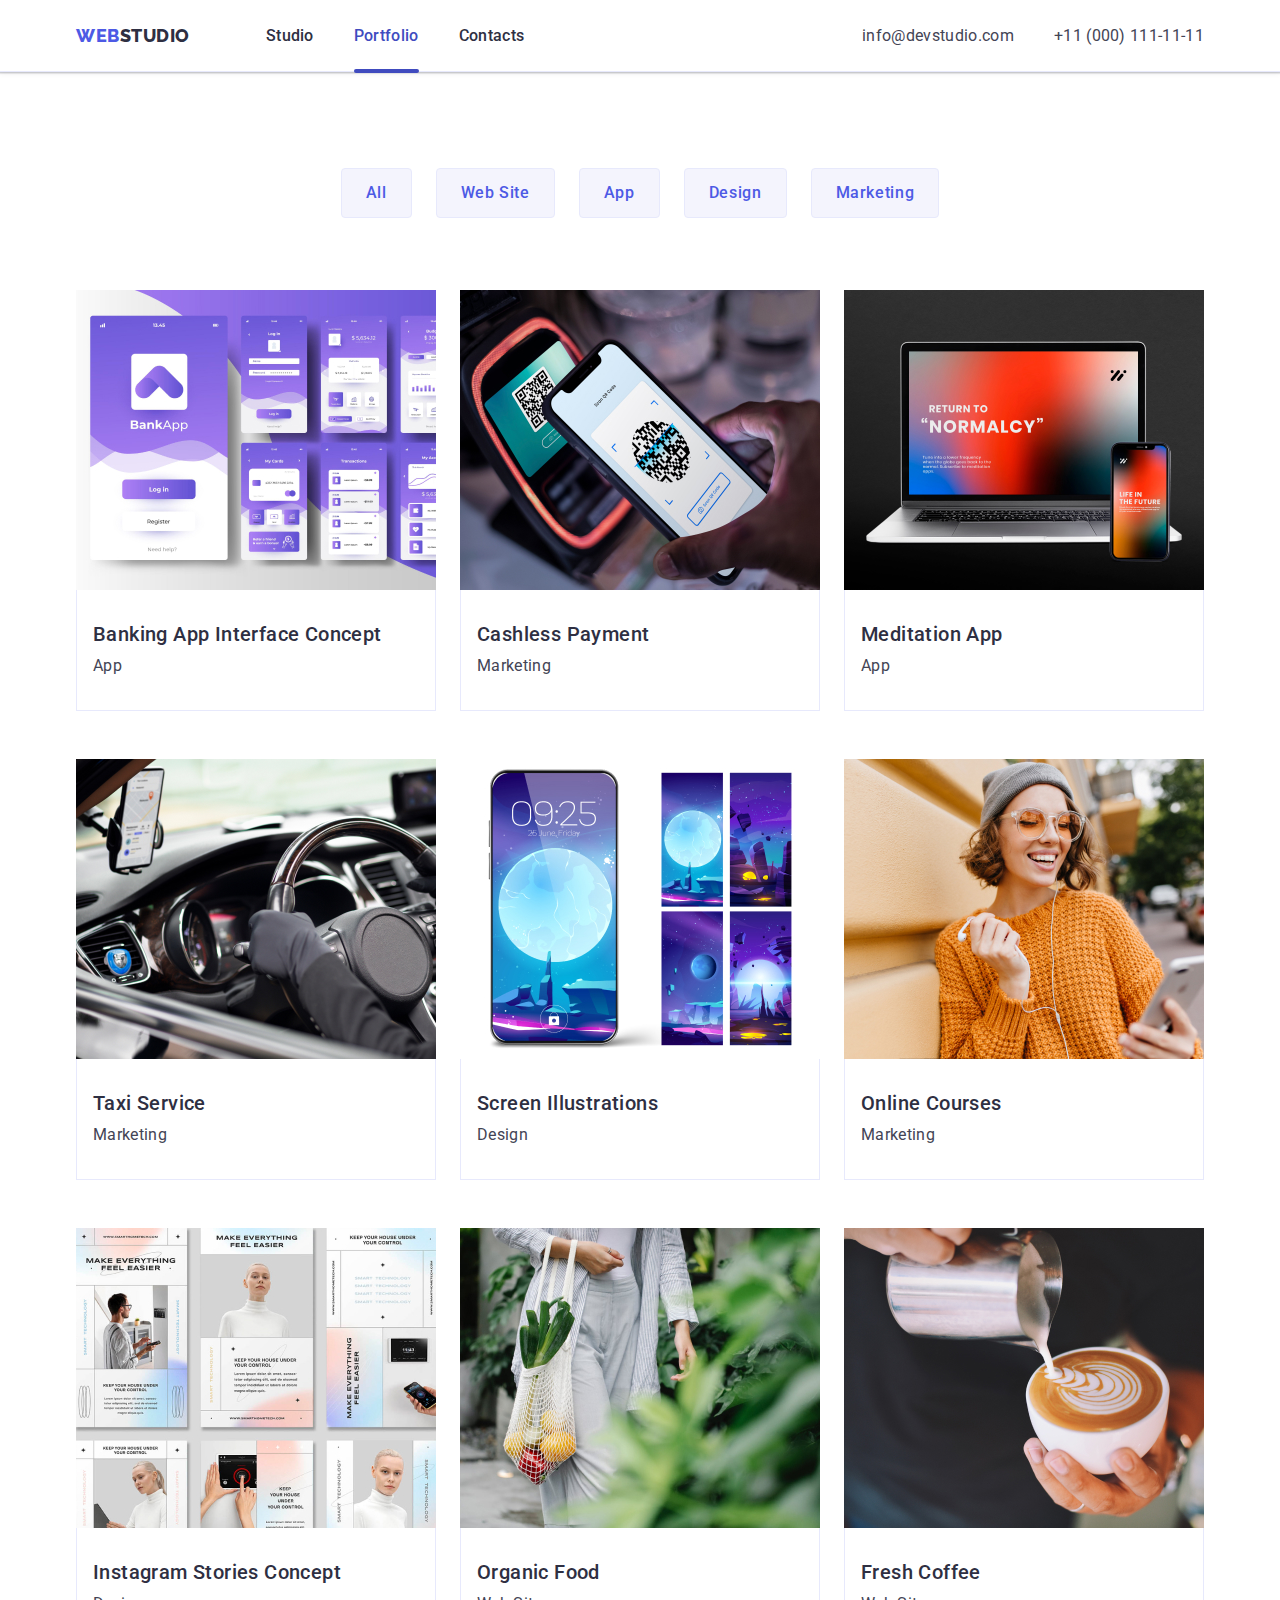
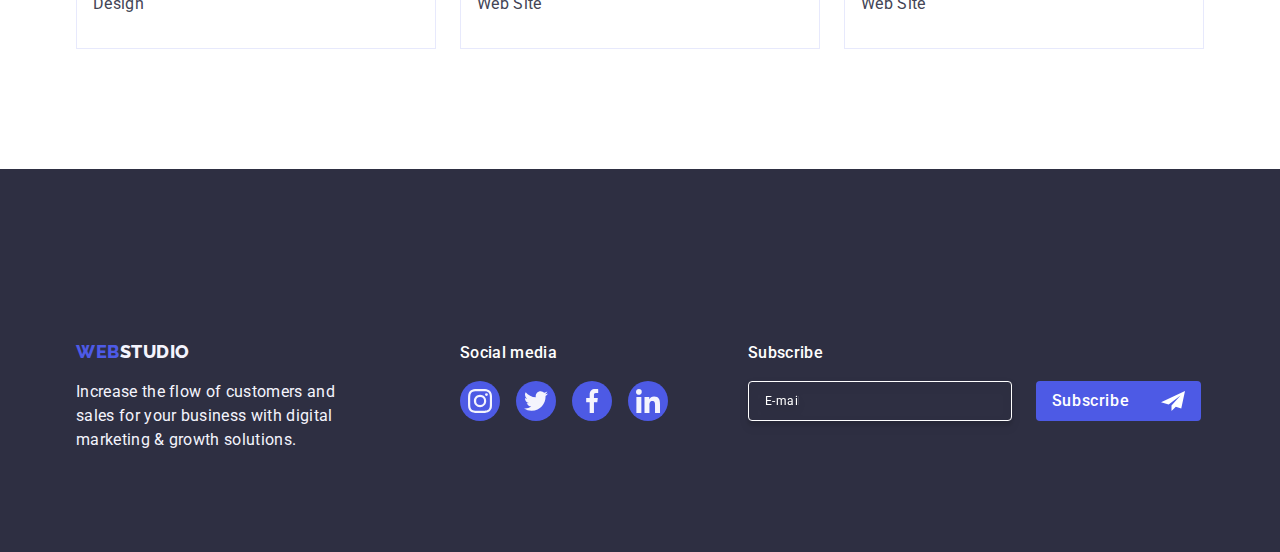
<file: portfolio.html>
<!DOCTYPE html>
<html lang="en">
  <head>
    <meta charset="UTF-8" />
    <link
      rel="preconnect"
      href="https://fonts.googleapis.com"
    />
    <link
      rel="preconnect"
      href="https://fonts.gstatic.com"
      crossorigin
    />
    <link
      href="https://fonts.googleapis.com/css2?family=Raleway:wght@800&family=Roboto:wght@400;500;700;900&display=swap"
      rel="stylesheet"
    />
    <link
      rel="stylesheet"
      href="https://cdn.jsdelivr.net/npm/modern-normalize@2.0.0/modern-normalize.min.css"
    />
    <link
      rel="stylesheet"
      type="text/css"
      href="css/styles.css"
    />
    <link
      rel="stylesheet"
      type="text/css"
      href="css/media.css"
    />
    <meta
      name="viewport"
      content="width=device-width, initial-scale=1.0"
    />
    <title>Портфоліо</title>
  </head>

  <body>
    <header class="header">
      <div class="header-container container">
        <nav class="header-nav">
          <a class="main-logo link" href="./index.html"
            >Web<span class="link-logo link"
              >Studio</span
            ></a
          >

          <ul class="header-menu list">
            <li class="header-item">
              <a
                class="header-link link"
                href="./index.html"
                >Studio</a
              >
            </li>
            <li class="header-item">
              <a
                class="header-link current-portfolio link"
                href="./portfolio.html"
                >Portfolio</a
              >
            </li>
            <li class="header-item">
              <a class="header-link link" href=""
                >Contacts</a
              >
            </li>
          </ul>
        </nav>
        <address class="address">
          <ul class="address-list list">
            <li class="address-list">
              <a
                class="address-list mail link"
                href="mailto:info@devstudio.com"
                >info@devstudio.com</a
              >
            </li>
            <li class="address-list">
              <a
                class="address-list tel link"
                href="tel:+110001111111"
                >+11 (000) 111-11-11</a
              >
            </li>
          </ul>
        </address>
      </div>
    </header>

    <main>
      <section class="section-port">
        <div class="port-container container">
          <h1 class="visually-hidden">Кнопки та картки</h1>
          <ul class="section-port-list list">
            <li class="section-ptf-list">
              <button class="butt" type="button">
                All
              </button>
            </li>
            <li class="section-ptf-list">
              <button class="butt" type="button">
                Web Site
              </button>
            </li>
            <li class="section-ptf-list">
              <button class="butt" type="button">
                App
              </button>
            </li>
            <li class="section-ptf-list">
              <button class="butt" type="button">
                Design
              </button>
            </li>
            <li class="section-ptf-list">
              <button class="butt" type="button">
                Marketing
              </button>
            </li>
          </ul>

          <ul class="port-img img list">
            <li class="section-img img">
              <a class="main-title link" href="#">
                <div class="img-cover-wrap">
                  <img
                    class="section-port-img img"
                    src="./images/banking.jpg"
                    alt="banking app"
                    width="360"
                  />
                  <p class="cover-text">
                    14 Stylish and User-Friendly App Design
                    Concepts · Task Manager App · Calorie
                    Tracker App · Exotic Fruit Ecommerce App
                    · Cloud Storage App
                  </p>
                </div>
                <div class="port-list-container container">
                  <h2 class="section-port-title link">
                    Banking App Interface Concept
                  </h2>
                  <p class="text-port text">App</p>
                </div>
              </a>
            </li>
            <li class="section-img img">
              <a class="main-title link" href="#">
                <div class="img-cover-wrap">
                  <img
                    class="section-port-img img"
                    src="./images/cashless.jpg"
                    alt="cashless"
                    width="360"
                  />

                  <p class="cover-text">
                    14 Stylish and User-Friendly App Design
                    Concepts · Task Manager App · Calorie
                    Tracker App · Exotic Fruit Ecommerce App
                    · Cloud Storage App
                  </p>
                </div>
                <div class="port-list-container container">
                  <h2 class="section-port-title link">
                    Cashless Payment
                  </h2>
                  <p class="text-port text">Marketing</p>
                </div>
              </a>
            </li>
            <li class="section-img img">
              <a class="main-title link" href="#">
                <div class="img-cover-wrap">
                  <img
                    class="section-port-img img"
                    src="./images/meditation.jpg"
                    alt="meditation"
                    width="360"
                  />

                  <p class="cover-text">
                    14 Stylish and User-Friendly App Design
                    Concepts · Task Manager App · Calorie
                    Tracker App · Exotic Fruit Ecommerce App
                    · Cloud Storage App
                  </p>
                </div>
                <div class="port-list-container container">
                  <h2 class="section-port-title link">
                    Meditation App
                  </h2>
                  <p class="text-port text">App</p>
                </div>
              </a>
            </li>
            <li class="section-img img">
              <a class="main-title link" href="#">
                <div class="img-cover-wrap">
                  <img
                    class="section-port-img img"
                    src="./images/taxi.jpg"
                    alt="taxi"
                    width="360"
                  />

                  <p class="cover-text">
                    14 Stylish and User-Friendly App Design
                    Concepts · Task Manager App · Calorie
                    Tracker App · Exotic Fruit Ecommerce App
                    · Cloud Storage App
                  </p>
                </div>
                <div class="port-list-container container">
                  <h2 class="section-port-title link">
                    Taxi Service
                  </h2>
                  <p class="text-port text">Marketing</p>
                </div>
              </a>
            </li>
            <li class="section-img img">
              <a class="main-title link" href="#">
                <div class="img-cover-wrap">
                  <img
                    class="section-port-img img"
                    src="./images/screen.jpg"
                    alt="screen"
                    width="360"
                  />

                  <p class="cover-text">
                    14 Stylish and User-Friendly App Design
                    Concepts · Task Manager App · Calorie
                    Tracker App · Exotic Fruit Ecommerce App
                    · Cloud Storage App
                  </p>
                </div>
                <div class="port-list-container container">
                  <h2 class="section-port-title link">
                    Screen Illustrations
                  </h2>
                  <p class="text-port text">Design</p>
                </div>
              </a>
            </li>
            <li class="section-img img">
              <a class="main-title link" href="#">
                <div class="img-cover-wrap">
                  <img
                    class="section-port-img img"
                    src="./images/online.jpg"
                    alt="online"
                    width="360"
                  />

                  <p class="cover-text">
                    14 Stylish and User-Friendly App Design
                    Concepts · Task Manager App · Calorie
                    Tracker App · Exotic Fruit Ecommerce App
                    · Cloud Storage App
                  </p>
                </div>
                <div class="port-list-container container">
                  <h2 class="section-port-title link">
                    Online Courses
                  </h2>
                  <p class="text-port text">Marketing</p>
                </div>
              </a>
            </li>
            <li class="section-img img">
              <a class="main-title link" href="#">
                <div class="img-cover-wrap">
                  <img
                    class="section-port-img img"
                    src="./images/instagram.jpg"
                    alt="instagram"
                    width="360"
                  />

                  <p class="cover-text">
                    14 Stylish and User-Friendly App Design
                    Concepts · Task Manager App · Calorie
                    Tracker App · Exotic Fruit Ecommerce App
                    · Cloud Storage App
                  </p>
                </div>
                <div class="port-list-container container">
                  <h2 class="section-port-title link">
                    Instagram Stories Concept
                  </h2>
                  <p class="text-port text">Design</p>
                </div>
              </a>
            </li>
            <li class="section-img img">
              <a class="main-title link" href="#">
                <div class="img-cover-wrap">
                  <img
                    class="section-port-img img"
                    src="./images/organic.jpg"
                    alt="organic"
                    width="360"
                  />

                  <p class="cover-text">
                    14 Stylish and User-Friendly App Design
                    Concepts · Task Manager App · Calorie
                    Tracker App · Exotic Fruit Ecommerce App
                    · Cloud Storage App
                  </p>
                </div>
                <div class="port-list-container container">
                  <h2 class="section-port-title link">
                    Organic Food
                  </h2>
                  <p class="text-port text">Web Site</p>
                </div>
              </a>
            </li>
            <li class="section-img img">
              <a class="main-title link" href="#">
                <div class="img-cover-wrap">
                  <img
                    class="section-port-img img"
                    src="./images/fresh.jpg"
                    alt="fresh"
                    width="360"
                  />

                  <p class="cover-text">
                    14 Stylish and User-Friendly App Design
                    Concepts · Task Manager App · Calorie
                    Tracker App · Exotic Fruit Ecommerce App
                    · Cloud Storage App
                  </p>
                </div>
                <div class="port-list-container container">
                  <h2 class="section-port-title link">
                    Fresh Coffee
                  </h2>
                  <p class="text-port text">Web Site</p>
                </div>
              </a>
            </li>
          </ul>
        </div>
      </section>
    </main>
    <footer class="footer">
      <div class="footer-container container">
        <div class="ftr-one-item">
          <a
            class="main-logo ftr-logo link"
            href="./index.html"
            >Web<span class="link-whitelogo link"
              >Studio</span
            ></a
          >
          <p class="footer-text">
            Increase the flow of customers and sales for
            your business with digital marketing & growth
            solutions.
          </p>
        </div>
        <div class="box-ftr">
          <p class="ftr-social-text">Social media</p>
          <ul class="ftr-list list">
            <li class="ftr-item">
              <a
                class="ftr-link"
                href="https://www.instagram.com/"
              >
                <svg
                  class="ftr-icon"
                  width="24"
                  height="24"
                >
                  <use
                    href="./images/icons.svg#icon-instagramft"
                  ></use>
                </svg>
              </a>
            </li>
            <li class="ftr-item">
              <a
                class="ftr-link"
                href="https://twitter.com/"
              >
                <svg
                  class="ftr-icon"
                  width="24"
                  height="24"
                >
                  <use
                    href="./images/icons.svg#icon-twitterft"
                  ></use>
                </svg>
              </a>
            </li>
            <li class="ftr-item">
              <a
                class="ftr-link"
                href="https://facebook.com/"
              >
                <svg
                  class="ftr-icon"
                  width="24"
                  height="24"
                >
                  <use
                    href="./images/icons.svg#icon-facebookft"
                  ></use>
                </svg>
              </a>
            </li>
            <li class="ftr-item">
              <a
                class="ftr-link"
                href="https://www.linkedin.com/"
              >
                <svg
                  class="ftr-icon"
                  width="24"
                  height="24"
                >
                  <use
                    href="./images/icons.svg#icon-linkedinft"
                  ></use>
                </svg>
              </a>
            </li>
          </ul>
        </div>
        <div class="box-form">
          <p class="form-title">Subscribe</p>

          <form class="footer-form">
            <label
              aria-label="footer email input"
              class="footer-input-label"
            >
              <input
                type="email"
                name="email"
                class="footer-input"
                placeholder="E-mail"
              />
            </label>
            <button type="submit" class="submit-btn">
              Subscribe
              <svg
                class="submit-btn-icon"
                width="24"
                height="24"
              >
                <use
                  href="./images/icons.svg#icon-fly"
                ></use>
              </svg>
            </button>
          </form>
        </div>
      </div>
    </footer>
  </body>
</html>
</file>
<file: css/styles.css>
:root {
  --navyblue: #2e2f42;
  --slate: #434455;
  --iris: #4d5ae5;
  --ocean: #404bbf;
  --green: #31d0aa;
  --lightslate: #8e8f99;
  --cornflower: #e7e9fc;
  --cloud: #f4f4fd;
  --navyblue-modal: #2e2f42;
  --grey: #2e2f42;
  --white: #ffffff;
  --dairy: #fcfcfc;
}
body {
  font-family: "Roboto", sans-serif;
  background-color: var(--white);
  color: #434455;
}
.visually-hidden {
  position: absolute;
  width: 1px;
  height: 1px;
  margin: -1px;
  border: 0;
  padding: 0;
  white-space: nowrap;
  clip-path: inset(100%);
  clip: rect(0 0 0 0);
  overflow: hidden;
}
/*---*/
.container {
  width: 100%;
  /*min-width: 320px;*/
  /*max-width: 428px;*/
  padding: 0 15px 0 15px;
  margin: 0 auto;
}

.visually-hidden {
  position: absolute;
  width: 1px;
  height: 1px;
  margin: -1px;
  border: 0;
  padding: 0;
  white-space: nowrap;
  clip-path: inset(100%);
  clip: rect(0 0 0 0);
  overflow: hidden;
}

.link {
  text-decoration: none;
}
p,
h1,
h2,
h3,
h4,
h5,
h6 {
  margin-top: 0;
  margin-bottom: 0;
}
ul,
ol {
  margin-top: 0;
  margin-bottom: 0;
  padding-left: 0;
}
.img {
  display: block;
  max-width: 100%;
  height: auto;
}
/* Header start */
.header {
  height: 72px;
  padding-bottom: 24px;
  border-bottom: 1px solid #e7e9fc;
  box-shadow: 0px 1px 6px 0px rgba(46, 47, 66, 0.08),
    0px 1px 1px 0px rgba(46, 47, 66, 0.16),
    0px 2px 1px 0px rgba(46, 47, 66, 0.08);
}
.header-link {
  display: inline-block;
  padding: 24px 0;
}
.header-menu {
  display: flex;
  gap: 40px;
  align-items: center;
  display: none;
}
.header-nav {
  display: flex;
  margin-right: auto;
  align-items: center;
}
.header-container {
  justify-content: space-between;
  align-items: center;
  display: flex;
}

.address-list {
  display: flex;
  gap: 40px;
  display: none;
}
.main-logo {
  color: var(--iris);
  font-family: "Raleway", sans-serif;
  font-size: 18px;
  font-style: normal;
  font-weight: 800;
  line-height: 1.17;
  letter-spacing: 0.03em;
  text-transform: uppercase;
  /*padding: 24px 0;*/
  margin-right: 76px;
  /*margin-top: 24px;*/
}
.link-logo {
  color: var(--navyblue);
  font-family: "Raleway", sans-serif;
  font-size: 18px;
  font-style: normal;
  font-weight: 800;
  line-height: 1.17;
  letter-spacing: 0.03em;
  text-transform: uppercase;
  padding: 24px 0;
  /*margin-right: 76px;*/
}
.link-whitelogo {
  color: var(--cloud);
  font-family: "Raleway", sans-serif;
  font-size: 18px;
  font-style: normal;
  font-weight: 800;
  line-height: 1.17;
  letter-spacing: 0.03em;
  text-transform: uppercase;
}
.header-link {
  color: var(--navyblue);
  font-size: 16px;
  font-weight: 500;
  line-height: 1.5;
  letter-spacing: 0.02em;
  transition: color 250ms cubic-bezier(0.4, 0, 0.2, 1);
}
.header-link:hover,
.header-link:focus {
  color: var(--ocean);
}
.address-list,
.address {
  color: var(--slate);
  background-color: var(--white);
  font-size: 16px;
  font-style: normal;
  font-weight: 400;
  line-height: 1.5;
  letter-spacing: 0.02em;
  transition: color 250ms cubic-bezier(0.4, 0, 0.2, 1);
}
.address-list:hover,
.address-list:focus {
  color: var(--ocean);
  background-color: var(--white);
  font-size: 16px;
  font-style: normal;
  font-weight: 400;
  line-height: 1.5;
  letter-spacing: 0.02em;
}
.current-studio::after {
  content: "";
  width: 100%;
  height: 4px;
  position: absolute;
  left: 0;
  bottom: -1px;
  border-radius: 2px;
  background: var(--ocean);
}
.current-studio {
  color: var(--ocean);
  position: relative;
}
.current-portfolio::after {
  content: "";
  width: 100%;
  height: 4px;
  position: absolute;
  left: 0;
  bottom: -1px;
  border-radius: 2px;
  background: var(--ocean);
}
.current-portfolio {
  color: var(--ocean);
  position: relative;
}
/* Header and */

/* Main start */

.section-main {
  max-width: 320px;
  margin: 0 auto;
  background-color: var(--navyblue);
  padding: 112px 54px;
  background-image: linear-gradient(
      rgba(46, 47, 66, 0.7),
      rgba(46, 47, 66, 0.7)
    ),
    url(../images/hero-bg-mob.jpg);
  background-repeat: no-repeat;
  background-position: center;
  background-size: cover;
}
@media (min-device-pixel-ratio: 2),
  (min-resolution: 192dpi),
  (min-resolution: 2dppx) {
  .section-main {
    background-image: linear-gradient(
        rgba(46, 47, 66, 0.7),
        rgba(46, 47, 66, 0.7)
      ),
      url(../images/hero-bg-mob-2x.jpg);
  }
}
.section-main-container {
  text-align: center;
}
.sectoin-main-title {
  color: var(--white);
  text-align: center;
  font-size: 20px;
  font-weight: 700;
  line-height: 1.11;
  letter-spacing: 0.02em;
  max-width: 496px;
  margin: auto;
  margin-bottom: 72px;
  text-transform: capitalize;
}
.butt-btn {
  color: var(--white);
  background: var(--iris);
  cursor: pointer;
  font-family: inherit;
  font-size: 16px;
  font-weight: 500;
  line-height: 1.5;
  letter-spacing: 0.04em;
  padding: 16px 32px;
  border-radius: 4px;
  border: none;
  min-width: 169px;
  display: block;
  margin: 0 auto;
  transition: background-color 250ms
    cubic-bezier(0.4, 0, 0.2, 1);
}
.butt-btn:hover,
.butt-btn:focus {
  background: var(--ocean);
}

/* section-one start */
.section-one-stitle {
  color: var(--navyblue);
  background: var(--white);
  font-size: 36px;
  font-weight: 700;
  line-height: 1.11;
  letter-spacing: 0.02em;
  /*margin-bottom: 20px;*/
  /*padding-left: 157px;be deleted*/
  /*padding-right: 155px;*/
  margin-bottom: 8px;
  text-align: center;
}
.text-item {
  color: var(--slate);
  background: var(--white);
  font-size: 11px;
  font-weight: 500;
  line-height: 1.5;
  letter-spacing: 0.02em;
  width: 100%;
}
.section-one-container {
  display: flex;
  align-content: center;
  justify-content: center;
}
.section-one {
  padding-top: 96px;
  padding-bottom: 96px;
}
.section-one-list {
  display: flex;
  flex-wrap: wrap;
  justify-content: center;
  gap: 72px;
  /*flex-basis: calc((100% - 72px) / 4);*/
}
.section-one-item {
  text-align: left;
  width: 264px;
}

.list {
  list-style: none;
}
.one-item {
  display: none;
}
/* section-one end */

/* section-two start */

.section-two-title {
  display: none;
}
.section-two {
  padding-bottom: 120px;
}
.section-two-list {
  display: flex;
  gap: 24px;
  display: none;
}

/* section-two-end */

/* section-three-start */
.section-three {
  background: var(--cloud);
  padding: 120px 0 120px;
}
.three-list {
  display: flex;
  flex-wrap: wrap;
  gap: 72px;
  max-width: 264px;
  margin: 0 auto;
}
/*.section-three-img {
  max-width: 264px;
}*/
.section-three-title {
  color: var(--navyblue);
  text-align: center;
  font-size: 36px;
  font-weight: 700;
  line-height: 1.11;
  letter-spacing: 0.02em;
  text-transform: capitalize;
  margin-bottom: 72px;
}

.stitle-container {
  padding: 32px 0;
}
.section-three-text {
  text-align: center;
  margin-bottom: 8px;
}

.section-three-stitle {
  color: var(--navyblue);
  background: var(--white);
  font-size: 20px;
  font-weight: 500;
  line-height: 1.2;
  letter-spacing: 0.02em;
  text-align: center;
  margin-bottom: 8px;
}
.section-three-list {
  background: var(--white);
  border-radius: 0px 0px 4px 4px;
  box-shadow: 0px 2px 1px 0px rgba(46, 47, 66, 0.08),
    0px 1px 1px 0px rgba(46, 47, 66, 0.16),
    0px 1px 6px 0px rgba(46, 47, 66, 0.08);
  flex-basis: 100%;
}

.team-list {
  display: flex;
  gap: 24px;
  align-items: center;
  justify-content: center;
}
.team-social {
  width: 40px;
  height: 40px;
  /*transition: background-color 250ms
    cubic-bezier(0.4, 0, 0.2, 1); be deleted*/
}
.team-link {
  display: flex;
  width: 100%;
  height: 100%;
  border-radius: 50%;
  background-color: var(--iris);
  fill: var(--cloud);
  align-items: center;
  justify-content: center;
  transition: background-color 250ms
    cubic-bezier(0.4, 0, 0.2, 1);
}
.team-link:hover,
.team-link:focus {
  background-color: var(--ocean);
}
/* section-three-end */

/*section-customers start*/

.customers-title {
  color: var(--navyblue);
  text-align: center;
  font-size: 36px;
  font-weight: 700;
  line-height: 1.11;
  letter-spacing: 0.02em;
  text-transform: capitalize;
  margin-bottom: 72px;
}
.customers {
  padding-top: 120px;
  padding-bottom: 120px;
}
/*.box-client-item {
  width: 168px;
  height: 88px;
}*/
.customers-list {
  display: flex;
  flex-wrap: wrap;
  gap: 72px 16px;
}
.client-link {
  padding: 16px 32px;
  border-radius: 4px;
  border: 1px solid var(--lightslate);
  width: 100%;
  height: 100%;
  display: flex;
  align-items: center;
  justify-content: center;
  color: var(--lightslate);
  transition: border-color 250ms
      cubic-bezier(0.4, 0, 0.2, 1),
    color 250ms cubic-bezier(0.4, 0, 0.2, 1);
}
.client-icon {
  flex-shrink: 0;
  fill: var(--lightslate);
  transition: fill 250ms cubic-bezier(0.4, 0, 0.2, 1);
}
.client-link:hover {
  border-color: #404bbf;
  color: #404bbf;
}
.client-link:hover .client-icon {
  fill: #404bbf;
}
.client-link:focus {
  border-color: #404bbf;
  color: #404bbf;
}
.client-link:focus .client-icon {
  fill: #404bbf;
}

.customers-item {
  width: calc((100% - 16px) / 2);
  /*max-width: 190px;*/
  height: 88px;
}
/*section-customers end*/
/* Main end */

/* footer start */
.footer-container {
  display: flex;
  flex-wrap: wrap;
  align-items: baseline;
}
.footer {
  background: var(--navyblue);
  padding: 100px 0 100px;
}
.ftr-logo {
  display: flex;
  /*margin-bottom: 16px;*/
  margin: 16px auto;
}
.footer-text {
  color: var(--cloud);
  font-size: 16px;
  font-weight: 400;
  line-height: 1.5;
  letter-spacing: 0.02em;
}
.ftr-social-text {
  color: var(--white, #fff);
  font-family: Roboto;
  font-size: 16px;
  font-style: normal;
  font-weight: 500;
  line-height: 1.5;
  letter-spacing: 0.02em;
  margin-bottom: 16px;
}
.ftr-list {
  display: flex;
  gap: 16px;
}
.ftr-icon {
  fill: var(--cloud);
}
.ftr-item {
  width: 40px;
  height: 40px;
  flex-shrink: 0;
}
.box-ftr {
  display: flex;
  flex-wrap: wrap;
  justify-content: center;
  margin-top: 72px;
  /*margin-right: 80px;*/
}
.ftr-link {
  transition: background-color 250ms
    cubic-bezier(0.4, 0, 0.2, 1);
  width: 100%;
  height: 100%;
  display: flex;
  background-color: var(--iris);
  border-radius: 50%;
  align-items: center;
  justify-content: center;
}
.ftr-link:hover,
.ftr-link:focus {
  background-color: #31d0aa;
}
.ftr-one-item {
  display: flex;
  flex-wrap: wrap;
  /*margin-right: 120px;*/
  justify-content: center;
  max-width: 264px;
}
.footer-form {
  display: flex;
  flex-wrap: wrap;
  gap: 24px;
  justify-content: center;
}
.box-form {
  display: flex;
  flex-wrap: wrap;
  justify-content: center;
}
.form-title {
  color: var(--white, #fff);
  font-size: 16px;
  font-style: normal;
  font-weight: 500;
  line-height: 1.5;
  letter-spacing: 0.02em;
  margin-bottom: 16px;
  margin-top: 72px;
}
.footer-input {
  width: 264px;
  height: 40px;
  border-radius: 4px;
  border: 1px solid var(--white, #fff);
  box-shadow: 0px 4px 4px 0px rgba(0, 0, 0, 0.15);
  padding: 8px 212px 8px 16px;
  background-color: transparent;
  color: var(--white, #fff);
  font-size: 12px;
  line-height: 1.5;
  letter-spacing: 0.04em;
  filter: drop-shadow(0px 4px 4px rgba(0, 0, 0, 0.15));
}
/*.footer-input-label {
  margin-right: 24px;
}*/
.footer-input::placeholder {
  color: var(--white, #fff);
  font-size: 12px;
  font-style: normal;
  font-weight: 400;
  line-height: 2;
  letter-spacing: 0.04em;
}
.submit-btn {
  color: var(--white, #fff);
  min-width: 165px;
  height: 40px;
  font-weight: 500;
  line-height: 1.5;
  letter-spacing: 0.04em;
  border: none;
  border-radius: 4px;
  background: var(--iris, #4d5ae5);
  display: inline-flex;

  justify-content: center;
  align-items: center;
  gap: 16px;
  cursor: pointer;
  transition: background-color 250ms
    cubic-bezier(0.4, 0, 0.2, 1);
}
.submit-btn-icon {
  margin-left: 16px;
}
.submit-btn:hover {
  background: var(--ocean);
}
/* footer end */

/*----Page Portfolio---*/
.section-port-list {
  margin-bottom: 72px;
  display: flex;
  gap: 24px;
  justify-content: center;
}
.butt {
  color: var(--iris);
  background: var(--cloud);
  font-family: "Roboto", sans-serif;
  cursor: pointer;
  text-align: center;
  font-size: 16px;
  font-weight: 500;
  line-height: 1.5;
  letter-spacing: 0.04em;
  border-radius: 4px;
  border: 1px solid var(--cornflower);
  padding: 12px 24px;
  transition: color 250ms cubic-bezier(0.4, 0, 0.2, 1),
    background-color 250ms cubic-bezier(0.4, 0, 0.2, 1),
    border-color 250ms cubic-bezier(0.4, 0, 0.2, 1),
    box-shadow 250ms cubic-bezier(0.4, 0, 0.2, 1);

  /*margin-top: 96px;*/
  /*margin-bottom: 72px;*/
}
.butt:hover,
.butt:focus {
  color: var(--white);
  background: var(--ocean);
  font-family: "Roboto", sans-serif;
  cursor: pointer;
  text-align: center;
  font-size: 16px;
  font-weight: 500;
  line-height: 1.5;
  letter-spacing: 0.04em;
  border: 1px solid transparent;
  box-shadow: 0px 2px 2px 0px rgba(0, 0, 0, 0.12),
    0px 2px 1px 0px rgba(0, 0, 0, 0.08),
    0px 3px 1px 0px rgba(0, 0, 0, 0.1);
}
.section-port-title {
  color: var(--navyblue);
  font-size: 20px;
  font-weight: 500;
  line-height: 1.2;
  letter-spacing: 0.02em;
  margin-bottom: 8px;
}
.section-ptf-list {
  transition: color 250ms cubic-bezier(0.4, 0, 0.2, 1),
    background-color 250ms cubic-bezier(0.4, 0, 0.2, 1),
    border-color 250ms cubic-bezier(0.4, 0, 0.2, 1),
    box-shadow 250ms cubic-bezier(0.4, 0, 0.2, 1);
}
/*.text {
  color: var(--slate);
  background: var(--white);
  font-size: 16px;
  font-weight: 400;
  line-height: 1.5;
  letter-spacing: 0.02em;
}*/
.port-img {
  display: flex;
  flex-wrap: wrap;
  column-gap: 24px;
  row-gap: 48px;
  /*padding-top: 72px;*/
}
.section-img {
  width: calc((100% - 48px) / 3);
  transition: box-shadow 250ms cubic-bezier(0.4, 0, 0.2, 1);
}
.port-list-container {
  padding: 32px 16px;
  border: 1px solid #e7e9fc;
  border-top: none;
}
.section-port {
  padding-top: 96px;
  padding-bottom: 120px;
}
.cover-text {
  color: var(--cloud, #f4f4fd);
  font-size: 16px;
  line-height: 1.5;
  letter-spacing: 0.02em;
  padding: 40px 32px;
  position: absolute;
  top: 0;
  height: 100%;
  background: var(--iris, #4d5ae5);
  /*padding: 40px 32px 164px 32px;*/
  display: flex;
  align-items: center;
  transform: translateY(100%);
  transition: transform 250ms cubic-bezier(0.4, 0, 0.2, 1);
}
.img-cover-wrap {
  position: relative;
  overflow: hidden;
}
.main-title {
  display: block;
  transition: box-shadow 250ms cubic-bezier(0.4, 0, 0.2, 1);
}
.main-title:hover .cover-text {
  transform: translateY(0%);
}
.main-title:focus .cover-text {
  transform: translateY(0%);
}
.main-title:hover {
  box-shadow: 0px 2px 1px 0px rgba(46, 47, 66, 0.08),
    0px 1px 1px 0px rgba(46, 47, 66, 0.16),
    0px 1px 6px 0px rgba(46, 47, 66, 0.08);
}
.main-title:focus {
  box-shadow: 0px 2px 1px 0px rgba(46, 47, 66, 0.08),
    0px 1px 1px 0px rgba(46, 47, 66, 0.16),
    0px 1px 6px 0px rgba(46, 47, 66, 0.08);
}
.section-img:hover,
.section-img:focus {
  box-shadow: 0px 2px 1px 0px rgba(46, 47, 66, 0.08),
    0px 1px 1px 0px rgba(46, 47, 66, 0.16),
    0px 1px 6px 0px rgba(46, 47, 66, 0.08);
}
.text-port {
  color: var(--slate, #434455);

  font-size: 16px;

  font-weight: 400;
  line-height: 1.5;
  letter-spacing: 0.02em;
}

/*--Modal window--*/
.backdrop {
  position: fixed;
  top: 0;
  left: 0;
  width: 100%;
  height: 100%;
  background: rgba(46, 47, 66, 0.4);
  box-shadow: 0px 2px 1px 0px rgba(0, 0, 0, 0.2),
    0px 1px 3px 0px rgba(0, 0, 0, 0.12),
    0px 1px 1px 0px rgba(0, 0, 0, 0.14);
  transition: opacity 250ms cubic-bezier(0.4, 0, 0.2, 1),
    visibility 250ms cubic-bezier(0.4, 0, 0.2, 1);
}
.is-hidden {
  visibility: hidden;
  pointer-events: none;
  opacity: 0;
}
.modal {
  position: absolute;
  display: inline-block;
  width: 318px;
  min-height: 584px;
  border-radius: 4px;
  background: var(--dairy, #fcfcfc);
  top: 50%;
  left: 50%;
  transform: translate(-50%, -50%);
  box-shadow: 0px 1px 1px rgba(0, 0, 0, 0.14),
    0px 1px 3px rgba(0, 0, 0, 0.12),
    0px 2px 1px rgba(0, 0, 0, 0.2);
  transition: transform 250ms cubic-bezier(0.4, 0, 0.2, 1);
  padding: 72px 24px 24px 24px;
}
.modal-close-btn {
  position: absolute;
  display: flex;
  align-items: center;
  justify-content: center;
  padding: 0;
  cursor: pointer;
  width: 24px;
  height: 24px;
  top: 24px;
  right: 24px;
  background-color: #e7e9fc;
  border-radius: 50%;
  border: 1px solid rgba(0, 0, 0, 0.1);
  transition: background-color 250ms
      cubic-bezier(0.4, 0, 0.2, 1),
    border 250ms cubic-bezier(0.4, 0, 0.2, 1);
}
.modal-close-btn:hover {
  fill: #ffffff;
  background-color: #404bbf;
  border: none;
}
.modal-close-btn:focus {
  fill: #ffffff;
  background-color: #404bbf;
  border: none;
}
.modal-btn {
  transition: fill 250ms cubic-bezier(0.4, 0, 0.2, 1);
}
.modal-title {
  color: var(--navyblue);
  text-align: center;
  font-size: 11px;
  font-style: normal;
  font-weight: 500;
  line-height: 1.5;
  letter-spacing: 0.02em;
  margin-bottom: 16px;
}
.modal-input {
  width: 100%;
  height: 40px;
  border-radius: 4px;
  border: 1px solid rgba(46, 47, 66, 0.4);
  padding-left: 38px;
  padding-right: 16px;
  outline: transparent;
  background-color: transparent;
  transition: border-color 250ms
    cubic-bezier(0.4, 0, 0.2, 1);
}
.modal-input:focus {
  border-color: var(--iris);
}
.modal-input:focus + .modal-icon {
  fill: #4d5ae5;
}
.form-label {
  color: var(--lightslate);
  font-size: 12px;
  font-style: normal;
  font-weight: 400;
  line-height: 1.17;
  letter-spacing: 0.04em;
  margin-bottom: 4px;
  display: block;
}
.modal-field {
  margin-bottom: 8px;
}
.modal-area {
  margin-bottom: 16px;
}
.modal-chck {
  margin-bottom: 24px;
}
.modal-icon {
  position: absolute;
  left: 16px;
  top: 50%;
  transform: translateY(-50%);
  transition: fill 250ms cubic-bezier(0.4, 0, 0.2, 1);
}
.modal-input-wrap {
  position: relative;
  margin-bottom: 8px;
}
.modal-comment::placeholder {
  color: var(--navyblue-modal, rgba(46, 47, 66, 0.4));
  font-size: 12px;
  font-weight: 400;
  line-height: 1.17;
  letter-spacing: 0.04em;
}
.modal-comment {
  /*color: rgba(46, 47, 66, 0.4);*/
  width: 100%;
  height: 120px;
  /*font-size: 12px;
  line-height: 1.17;
  letter-spacing: 0.04em;*/
  border-radius: 4px;
  border: 1px solid rgba(46, 47, 66, 0.4);
  padding: 8px 16px;
  resize: none;
  outline: transparent;
  background-color: transparent;
  transition: border-color 250ms
    cubic-bezier(0.4, 0, 0.2, 1);
}
.modal-comment:focus {
  border-color: #4d5ae5;
}
.modal-check-text {
  color: var(--lightslate, #8e8f99);
  font-size: 9px;
  font-weight: 400;
  line-height: 1.17;
  letter-spacing: 0.04em;
}
.modal-check-link {
  color: var(--iris, #4d5ae5);
}
.modal-check-text span {
  width: 16px;
  height: 16px;
  border-radius: 2px;
  display: inline-flex;

  /*stroke-width: 1px;
  stroke: var(--navyblue-modal, rgba(46, 47, 66, 0.4));*/

  align-items: center;
  justify-content: center;
  fill: transparent;
}
.span-mod {
  border: none;
  display: inline-flex;
  border: 1px solid rgba(46, 47, 66, 0.4);
  transition: background-color 250ms
      cubic-bezier(0.4, 0, 0.2, 1),
    border 250ms cubic-bezier(0.4, 0, 0.2, 1),
    fill 250ms cubic-bezier(0.4, 0, 0.2, 1);
  margin-right: 8px;
}
.modal-check:checked + .modal-check-text span {
  background-color: var(--ocean);
  fill: #f4f4fd;
  border: none;
}

.modal-form-btn {
  min-width: 169px;
  height: 56px;
  color: var(--white);
  background: var(--iris);
  font-size: 16px;
  font-style: normal;
  font-weight: 500;
  line-height: 1.5;
  letter-spacing: 0.04em;
  border-radius: 4px;
  border: none;
  padding: 16px 32px;
  display: block;
  margin: 0 auto;
  font-family: inherit;
  cursor: pointer;
  align-items: flex-start;
  justify-content: center;
  margin-top: 24px;
  transition: background-color 250ms
    cubic-bezier(0.4, 0, 0.2, 1);
}
.modal-form-btn:hover {
  background: var(--ocean);
  box-shadow: 0px 4px 4px 0px rgba(0, 0, 0, 0.15);
}

/* mobile-menu*/
.mob-menu {
  width: 100vw;
  height: 100vh;
  position: fixed;
  top: 0;
  z-index: 20;
  padding: 24px 24px 40px 40px;
  background: var(--white, #fff);
  box-shadow: 0px 1px 6px 0px rgba(46, 47, 66, 0.08),
    0px 1px 1px 0px rgba(46, 47, 66, 0.16),
    0px 2px 1px 0px rgba(46, 47, 66, 0.08);
  display: flex;
  flex-direction: column;
  justify-content: space-between;
  transform: translateX(100%);
}
.mob-menu.is-open {
  transform: translateX(0);
}
.menu-btn {
  display: flex;
  align-items: center;
  justify-content: center;
  padding: 0;
  border: none;
  background-color: transparent;
  stroke-width: 3px;
  stroke: var(--navyblue, #2e2f42);
  fill: transparent;
  margin-top: 24px;
}
.menu-close-mobil {
  position: absolute;
  display: flex;
  align-items: center;
  justify-content: center;
  padding: 0;
  /*cursor: pointer;*/
  width: 24px;
  height: 24px;
  top: 24px;
  right: 24px;
  background-color: #fff;
  border-radius: 50%;
  border: 1px solid rgba(0, 0, 0, 0.1);
  /*margin-bottom: 32px;*/
  z-index: 30;
}
.mob-link {
  color: var(--navyblue);
  font-size: 36px;
  font-weight: 700;
  line-height: 1.11;
  letter-spacing: 0.02em;
}
.mob-link:hover,
.mob-link:focus {
  color: var(--ocean);
}
.mob-menu-list {
  display: inline-flex;
  flex-direction: column;
  align-items: flex-start;
  gap: 40px;
  margin-top: 80px;
}
.mobaddress-list {
  display: flex;
  flex-direction: column;
  align-items: flex-start;
  gap: 40px;
}
.mobadd-list {
  color: var(--slate);
  background-color: var(--white);
  font-size: 16px;
  font-style: normal;
  font-weight: 400;
  line-height: 1.5;
  letter-spacing: 0.02em;
  transition: color 250ms cubic-bezier(0.4, 0, 0.2, 1);
}
.mobtel-list {
  color: var(--iris);
  font-size: 36px;
  font-weight: 700;
  line-height: 1.11;
  letter-spacing: 0.02em;
  text-transform: capitalize;
}

.mailcolor {
  color: var(--slate);
  font-size: 20px;
  font-weight: 500;
  line-height: 1.2;
  letter-spacing: 0.02em;
}
.mobsoc-link {
  transition: background-color 250ms
    cubic-bezier(0.4, 0, 0.2, 1);
  width: 100%;
  height: 100%;
  display: flex;
  background-color: var(--iris);
  border-radius: 50%;
  align-items: center;
  justify-content: center;
}
.mobsoc-item {
  width: 40px;
  height: 40px;
  flex-shrink: 0;
}
.mobsoc-list {
  display: inline-flex;
  align-items: flex-start;
  gap: 56px;
  margin-top: 48px;
}
</file>
<file: css/media.css>
/* Section one */
@media screen and (min-width: 428px) {
  .container {
    max-width: 426px;
  }
  .footer-input {
    width: 396px;
  }
  .ftr-one-item {
    display: block;
    margin: 0 auto;
  }
  .box-ftr {
    display: block;
    margin: 0 auto;
  }
  .ftr-social-text {
    margin-top: 72px;
    text-align: center;
  }
  .ftr-logo {
    justify-content: center;
  }
  .section-main {
    max-width: 426px;
  }
  .sectoin-main-title {
    font-size: 36px;
    width: 320px;
  }
  .modal {
    width: 392px;
  }
  .modal-title {
    font-size: 16px;
  }
  .modal-check-text {
    font-size: 12px;
  }
}
@media screen and (min-width: 768px) {
  .container {
    max-width: 766px;
  }
  .section-one-stitle {
    text-align: left;
  }
  .text-item {
    font-size: 16px;
  }
  .section-one-list {
    gap: 72px 24px;
  }
  .section-one-item {
    width: 356px;
  }
  .section-three-list {
    flex-basis: calc((100% - 24px) / 2);
  }

  .three-list {
    display: flex;
    flex-wrap: wrap;
    max-width: 552px;
    margin: 0 auto;
    gap: 64px 24px;
  }
  .customers-list {
    max-width: 552px;
    gap: 72px 24px;
    margin: 0 auto;
  }
  .customers-item {
    width: calc((100% - 48px) / 3);
  }
  .footer-input {
    width: 264px;
  }
  .box-form {
    display: block;
    padding-left: 108px;
  }
  .ftr-social-text {
    text-align: left;
  }
  .box-ftr {
    margin-left: 24px;
  }
  .ftr-one-item {
    margin: 0;
    padding-left: 108px;
  }
  .ftr-logo {
    justify-content: left;
  }
  .section-main {
    padding: 112px 136px;
    max-width: 766px;
    background-image: linear-gradient(
        rgba(46, 47, 66, 0.7),
        rgba(46, 47, 66, 0.7)
      ),
      url(../images/hero-bg-pl.jpg);
  }
  @media (min-device-pixel-ratio: 2),
    (min-resolution: 192dpi),
    (min-resolution: 2dppx) {
    .section-main {
      background-image: linear-gradient(
          rgba(46, 47, 66, 0.7),
          rgba(46, 47, 66, 0.7)
        ),
        url(../images/hero-bg-pl-2x.jpg);
    }
  }
  .sectoin-main-title {
    font-size: 56px;
    width: 496px;
    margin-bottom: 36px;
  }
  .modal {
    width: 408px;
  }
  .menu-open-mobil {
    display: none;
  }
  .header-menu {
    display: flex;
    gap: 40px;
    align-items: center;
  }
  .address-list {
    display: flex;
    flex-direction: column;
    gap: 12px;
  }
  .address-list,
  .address {
    color: var(--slate);
    background-color: var(--white);
    font-size: 12px;
    font-weight: 400;
    line-height: 1.17;
    letter-spacing: 0.04em;
    transition: color 250ms cubic-bezier(0.4, 0, 0.2, 1);
  }
}

@media screen and (min-width: 1158px) {
  .container {
    max-width: 1158px;
  }
  .section-one-list {
    /*flex-basis: calc((100% - 72px) / 4);*/
    display: flex;
    justify-content: center;
    gap: 24px;
  }
  .section-one-item {
    width: 264px;
  }
  .one-item {
    background: var(--cloud);
    width: 264px;
    height: 112px;
    border-radius: 4px;
    align-items: center;
    justify-content: center;
    display: flex;
    margin-bottom: 8px;
  }
  .text-item {
    font-size: 16px;
    font-weight: 400;
  }

  .section-one {
    padding-top: 120px;
    padding-bottom: 120px;
  }
  .section-two-title {
    color: var(--navyblue);
    background: var(--white);
    text-align: center;
    font-size: 36px;
    font-weight: 700;
    line-height: 1.11;
    letter-spacing: 0.02em;
    text-transform: capitalize;
    margin-bottom: 72px;
    display: block;
  }
  .section-two {
    padding-bottom: 120px;
  }
  .section-two-list {
    display: flex;
    gap: 24px;
  }
  .three-list {
    max-width: 1128px;
  }
  .section-three-list {
    flex-basis: calc((100% - 72px) / 4);
  }
  .customers-item {
    width: calc((100% - 120px) / 6);
    width: 168px;
    height: 88px;
  }
  .customers-list {
    max-width: 1128px;
  }
  .footer-container {
    flex-wrap: nowrap;
  }
  .box-form {
    display: flex;
    justify-content: left;
    padding-left: 80px;
  }
  .ftr-one-item {
    display: inline-block;
    padding: 0%;
  }
  .box-ftr {
    padding-left: 120px;
    margin-left: 0;
  }
  .ftr-logo {
    justify-content: start;
    margin-bottom: 17.5px;
  }

  .footer-form {
    flex-wrap: nowrap;
  }
  .footer-text {
    width: 264px;
  }
  .section-main {
    max-width: 1440px;
    background-image: linear-gradient(
        rgba(46, 47, 66, 0.7),
        rgba(46, 47, 66, 0.7)
      ),
      url(../images/hero-bg.jpg);
  }
  @media (min-device-pixel-ratio: 2),
    (min-resolution: 192dpi),
    (min-resolution: 2dppx) {
    .section-main {
      background-image: linear-gradient(
          rgba(46, 47, 66, 0.7),
          rgba(46, 47, 66, 0.7)
        ),
        url(../images/hero-bg-2x.jpg);
    }
  }
  .sectoin-main-title {
    margin-bottom: 48px;
  }
  .address-list {
    display: flex;
    gap: 40px;
    margin-bottom: 0;
    flex-direction: row;
  }
  .address-list,
  .address {
    color: var(--slate);
    background-color: var(--white);
    font-size: 16px;
    font-weight: 400;
    line-height: 1.5;
    letter-spacing: 0.02em;
    transition: color 250ms cubic-bezier(0.4, 0, 0.2, 1);
  }
}
</file>
